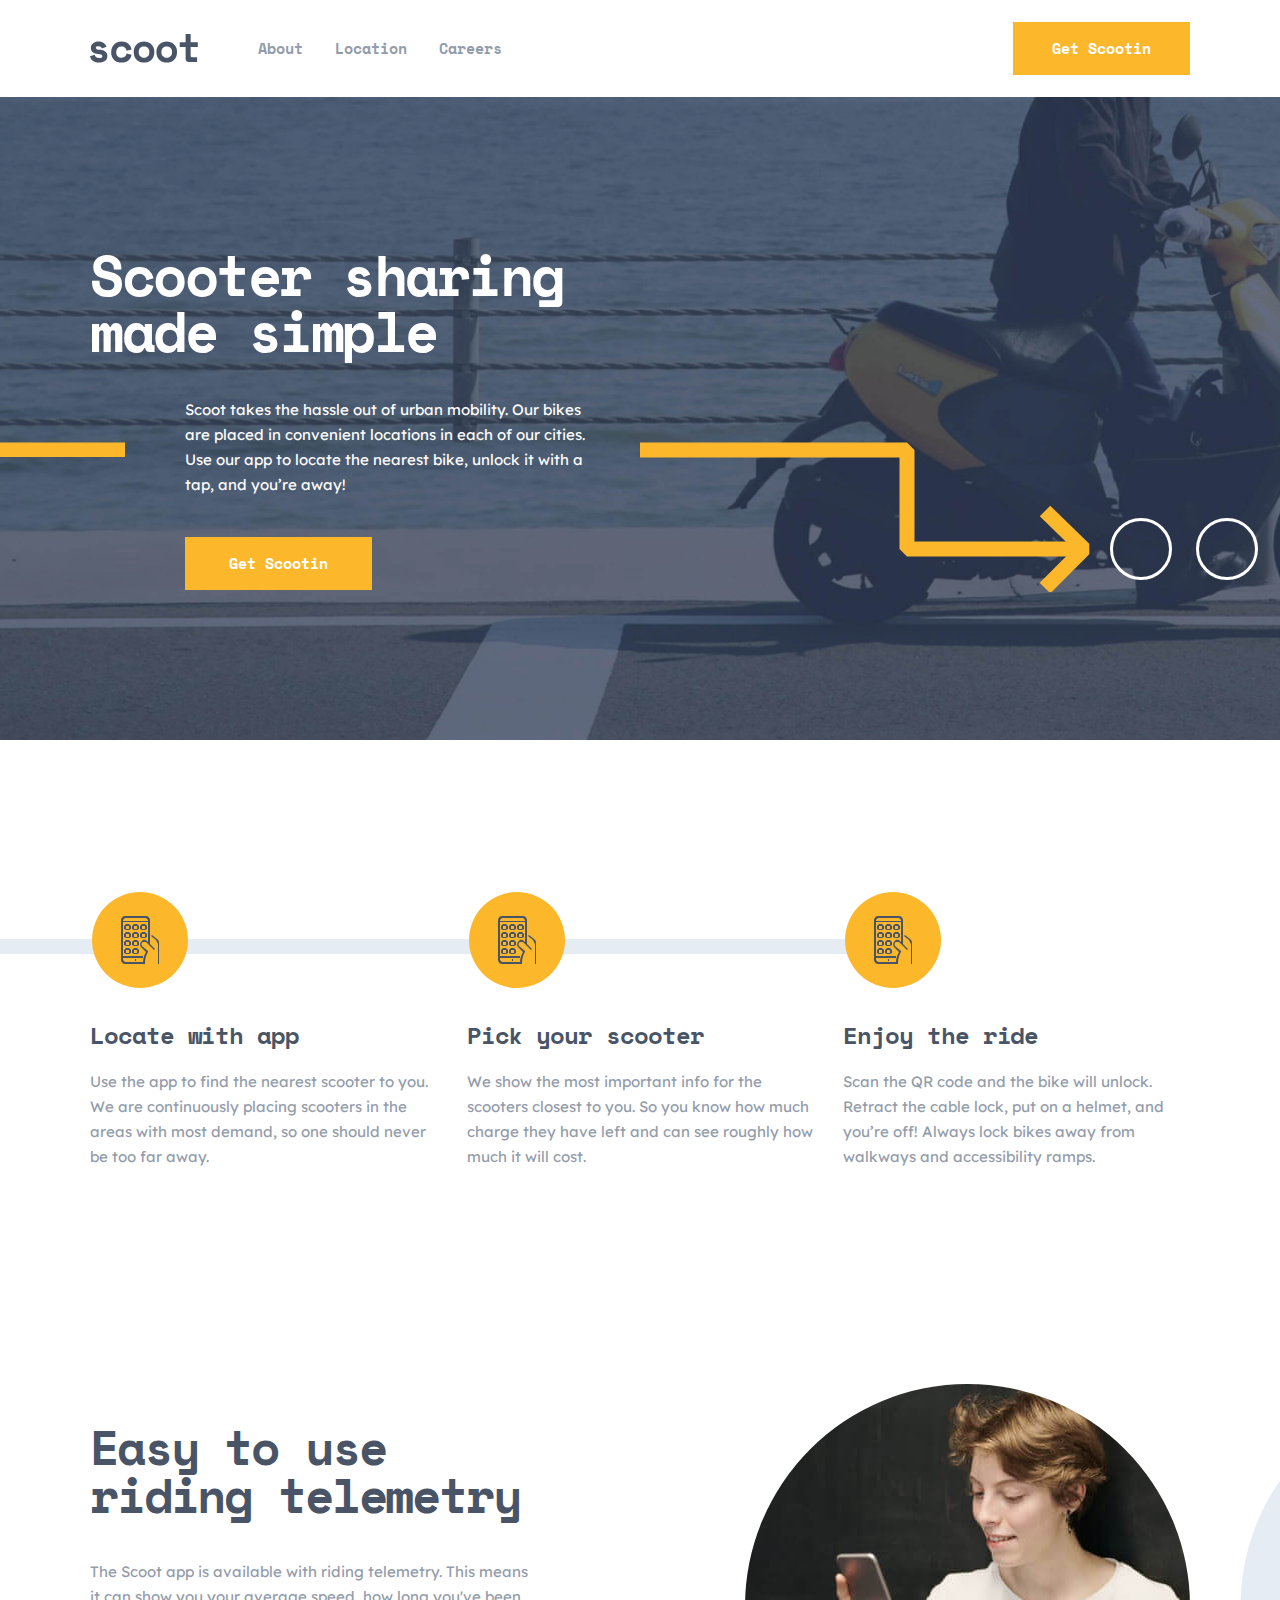
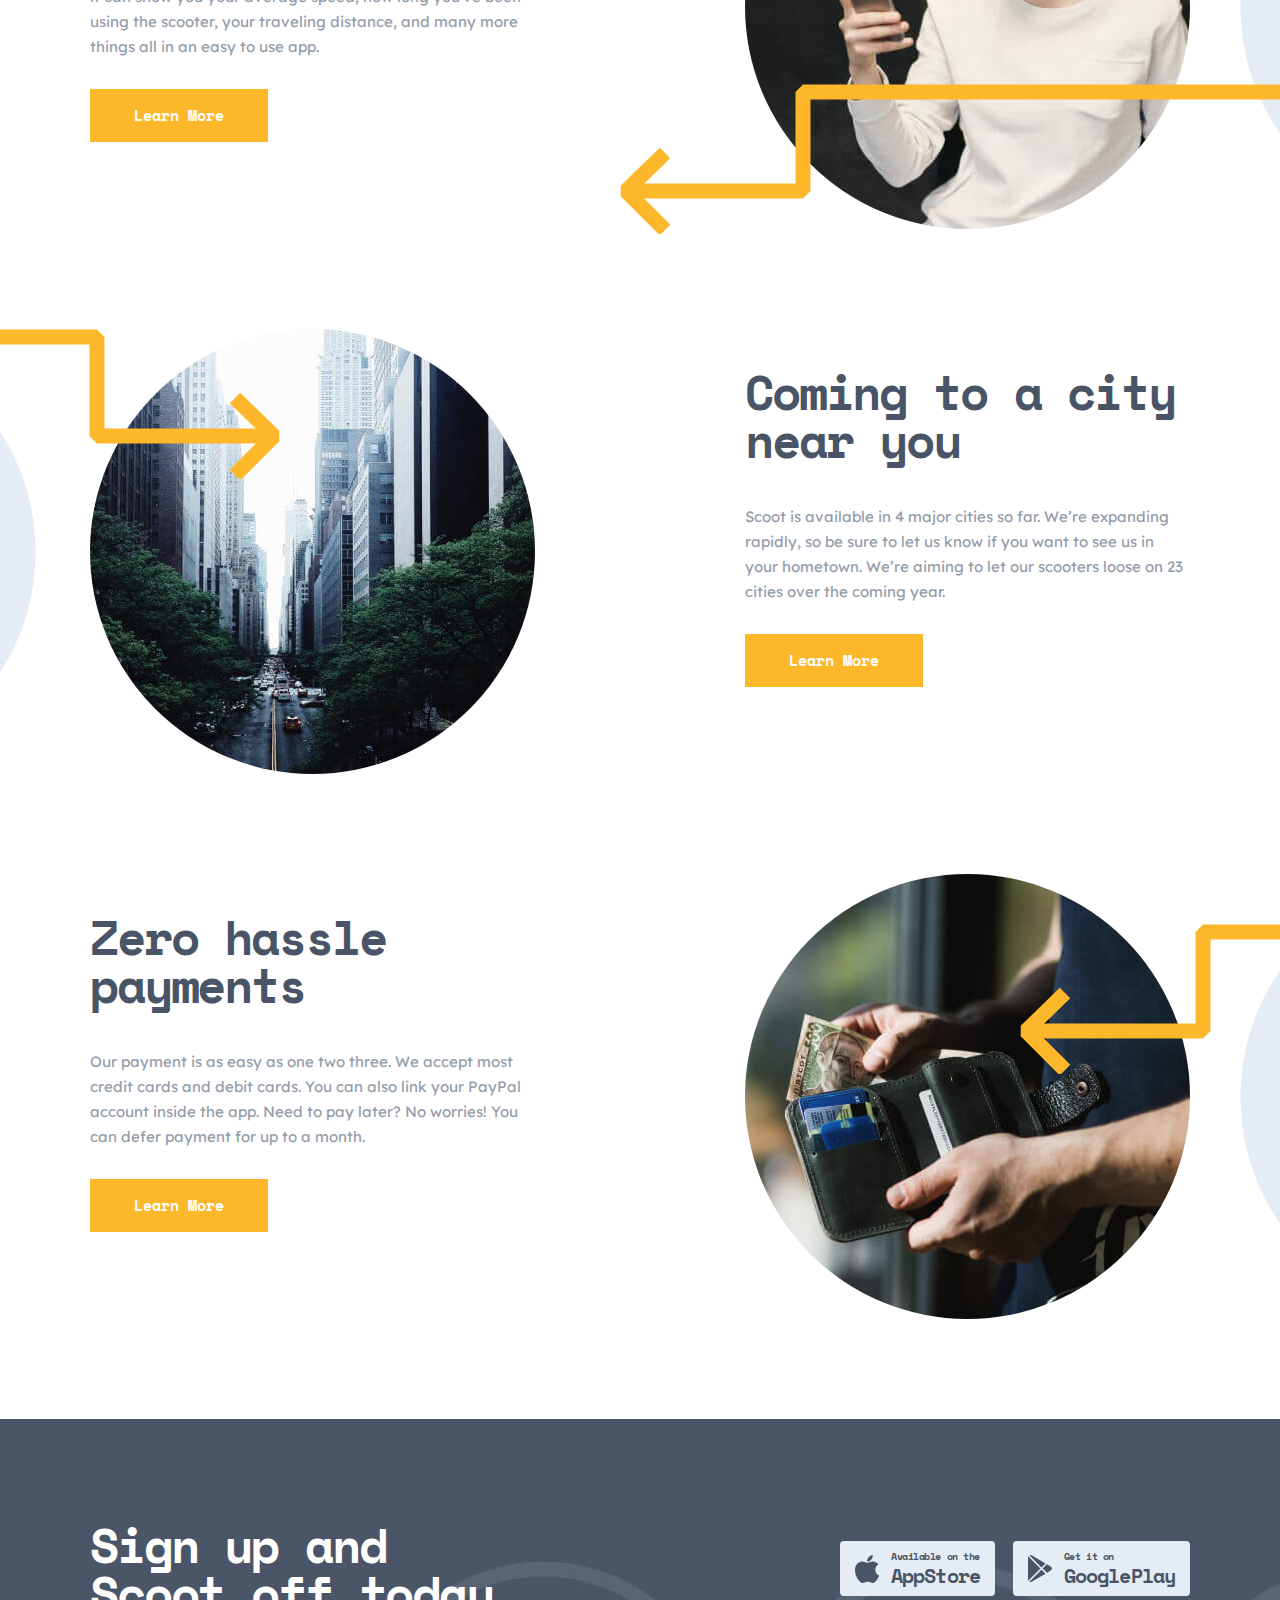
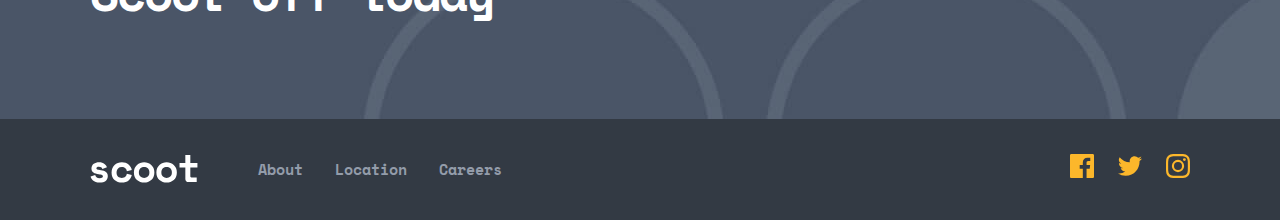
<file: index.html>
<!DOCTYPE html>
<html lang="en">
  <head>
    <meta charset="UTF-8" />
    <meta http-equiv="X-UA-Compatible" content="IE=edge" />
    <meta name="viewport" content="width=device-width, initial-scale=1.0" />
    <title>Scoot</title>
    <link rel="stylesheet" href="./css/normalize.css" />
    <link rel="stylesheet" href="./css/main.css" />
    <!-- <link rel="stylesheet" href="./css/main.min.css" /> -->
  </head>
  <body>
    <!-- Site header start -->
    <header class="site-header">
      <div class="container">
        <div class="site-header__inner">
          <div class="site-header__first">
            <a class="logo" href="./index.html">
              <img
                class="logo__img"
                src="./images/logo-white.svg"
                alt="logo-img"
                width="108"
                height="29"
              />
            </a>
            <nav class="sitenav">
              <ul class="sitenav__list">
                <li class="sitenav__item">
                  <a class="sitenav__link" href="./about.html">About</a>
                </li>
                <li class="sitenav__item">
                  <a class="sitenav__link" href="./location.html">Location</a>
                </li>
                <li class="sitenav__item">
                  <a class="sitenav__link" href="./career.html">Careers</a>
                </li>
              </ul>
            </nav>
          </div>
          <a class="get-scootin-btn" href="#">Get Scootin</a>
        </div>
      </div>
    </header>
    <!-- Site header finish -->

    <!-- Site main start -->
    <main class="site-main">
      <!-- Hero section start -->
      <section class="hero">
        <div class="container">
          <div class="hero__wrapper">
            <h1 class="hero__heading">Scooter sharing made simple</h1>
            <div class="hero__box">
              <p class="hero__title">
                Scoot takes the hassle out of urban mobility. Our bikes are
                placed in convenient locations in each of our cities. Use our
                app to locate the nearest bike, unlock it with a tap, and you’re
                away!
              </p>
              <a class="learn-more-btn learn-more-btn--hero" href="#"
                >Get Scootin</a
              >
            </div>
          </div>
        </div>
      </section>

      <!-- Hero section finish -->

      <!-- services section start  -->
      <section class="services">
        <div class="container">
          <ul class="services__list">
            <li class="services__item">
              <h3 class="services__heading">Locate with app</h3>
              <p class="services__title">
                Use the app to find the nearest scooter to you. We are
                continuously placing scooters in the areas with most demand, so
                one should never be too far away.
              </p>
            </li>
            <li class="services__item">
              <h3 class="services__heading">Pick your scooter</h3>
              <p class="services__title">
                We show the most important info for the scooters closest to you.
                So you know how much charge they have left and can see roughly
                how much it will cost.
              </p>
            </li>
            <li class="services__item">
              <h3 class="services__heading">Enjoy the ride</h3>
              <p class="services__title">
                Scan the QR code and the bike will unlock. Retract the cable
                lock, put on a helmet, and you’re off! Always lock bikes away
                from walkways and accessibility ramps.
              </p>
            </li>
          </ul>
        </div>
      </section>
      <!-- services section finish  -->

      <!-- easy section start  -->
      <section class="easy">
        <div class="container">
          <ul class="easy__list">
            <li class="easy__item">
              <div class="easy__box">
                <h2 class="easy__heading">Easy to use riding telemetry</h2>
                <p class="easy__title">
                  The Scoot app is available with riding telemetry. This means
                  it can show you your average speed, how long you've been using
                  the scooter, your traveling distance, and many more things all
                  in an easy to use app.
                </p>
                <a class="learn-more-btn learn-more-btn--hero" href="#"
                  >Learn More</a
                >
              </div>
            </li>
            <li class="easy__item">
              <div class="easy__box">
                <h2 class="easy__heading">Coming to a city near you</h2>
                <p class="easy__title">
                  Scoot is available in 4 major cities so far. We’re expanding
                  rapidly, so be sure to let us know if you want to see us in
                  your hometown. We’re aiming to let our scooters loose on 23
                  cities over the coming year.
                </p>
                <a class="learn-more-btn learn-more-btn--hero" href="#"
                  >Learn More</a
                >
              </div>
            </li>
            <li class="easy__item">
              <div class="easy__box">
                <h2 class="easy__heading">Zero hassle payments</h2>
                <p class="easy__title">
                  Our payment is as easy as one two three. We accept most credit
                  cards and debit cards. You can also link your PayPal account
                  inside the app. Need to pay later? No worries! You can defer
                  payment for up to a month.
                </p>
                <a class="learn-more-btn learn-more-btn--hero" href="#"
                  >Learn More</a
                >
              </div>
            </li>
          </ul>
        </div>
      </section>
      <!-- easy section finish  -->

      <!-- Sign-in -->
      <section class="sign">
        <div class="container">
          <div class="sign__inner">
            <h2 class="sign__title">Sign up and Scoot off today</h2>
            <div class="sign__card-wrapper">
              <a
                class="sign__card-inner"
                href="https://www.apple.com/uz/app-store/"
                target="blank"
              >
                <div class="sign__card car-apple">
                  <div class="sign__card-info info-card">
                    <p class="info-card__text">Available on the</p>
                    <h3 class="info-card__title">AppStore</h3>
                  </div>
                </div>
              </a>
              <a
                class="sign__card-inner"
                href="https://play.google.com/store/games"
                target="blank"
              >
                <div class="sign__card">
                  <div class="sign__card-info info-card">
                    <p class="info-card__text">Get it on</p>
                    <h3 class="info-card__title">GooglePlay</h3>
                  </div>
                </div>
              </a>
            </div>
          </div>
        </div>
      </section>
      <!-- /Sign-in -->
    </main>
    <!-- Site main finish -->

    <!-- Site footer start -->
    <footer class="site-footer">
      <div class="container">
        <div class="site-footer__inner">
          <div class="site-footer__first">
            <a class="logo" href="./index.html">
              <img
                class="logo__img"
                src="./images/logo-black.svg"
                alt="logo-img"
                width="108"
                height="29"
              />
            </a>
            <nav class="sitenav">
              <ul class="sitenav__list">
                <li class="sitenav__item">
                  <a class="sitenav__link link-footer" href="./about.html"
                    >About</a
                  >
                </li>
                <li class="sitenav__item">
                  <a class="sitenav__link link-footer" href="./location.html"
                    >Location</a
                  >
                </li>
                <li class="sitenav__item">
                  <a class="sitenav__link link-footer" href="./career.html"
                    >Careers</a
                  >
                </li>
              </ul>
            </nav>
          </div>
          <ul class="social-list">
            <li class="social-item">
              <a class="social-link" href="#" target="blank">
                <svg width="24" height="24" xmlns="http://www.w3.org/2000/svg">
                  <path
                    d="M22.675 0H1.325C.593 0 0 .593 0 1.325v21.351C0 23.407.593 24 1.325 24H12.82v-9.294H9.692v-3.622h3.128V8.413c0-3.1 1.893-4.788 4.659-4.788 1.325 0 2.463.099 2.795.143v3.24l-1.918.001c-1.504 0-1.795.715-1.795 1.763v2.313h3.587l-.467 3.622h-3.12V24h6.116c.73 0 1.323-.593 1.323-1.325V1.325C24 .593 23.407 0 22.675 0Z"
                    fill="currentColor"
                  />
                </svg>
              </a>
            </li>
            <li class="social-item">
              <a class="social-link" href="#" target="blank">
                <svg width="24" height="20" xmlns="http://www.w3.org/2000/svg">
                  <path
                    d="M24 2.557a9.83 9.83 0 0 1-2.828.775A4.932 4.932 0 0 0 23.337.608a9.864 9.864 0 0 1-3.127 1.195A4.916 4.916 0 0 0 16.616.248c-3.179 0-5.515 2.966-4.797 6.045A13.978 13.978 0 0 1 1.671 1.149a4.93 4.93 0 0 0 1.523 6.574 4.903 4.903 0 0 1-2.229-.616c-.054 2.281 1.581 4.415 3.949 4.89a4.935 4.935 0 0 1-2.224.084 4.928 4.928 0 0 0 4.6 3.419A9.9 9.9 0 0 1 0 17.54a13.94 13.94 0 0 0 7.548 2.212c9.142 0 14.307-7.721 13.995-14.646A10.025 10.025 0 0 0 24 2.557Z"
                    fill="currentColor"
                  />
                </svg>
              </a>
            </li>
            <li class="social-item">
              <a class="social-link" href="#" target="blank">
                <svg width="24" height="24" xmlns="http://www.w3.org/2000/svg">
                  <path
                    fill-rule="evenodd"
                    clip-rule="evenodd"
                    d="M12 0C8.741 0 8.333.014 7.053.072 2.695.272.273 2.69.073 7.052.014 8.333 0 8.741 0 12c0 3.259.014 3.668.072 4.948.2 4.358 2.618 6.78 6.98 6.98C8.333 23.986 8.741 24 12 24c3.259 0 3.668-.014 4.948-.072 4.354-.2 6.782-2.618 6.979-6.98.059-1.28.073-1.689.073-4.948 0-3.259-.014-3.667-.072-4.947-.196-4.354-2.617-6.78-6.979-6.98C15.668.014 15.259 0 12 0Zm0 2.163c3.204 0 3.584.012 4.85.07 3.252.148 4.771 1.691 4.919 4.919.058 1.265.069 1.645.069 4.849 0 3.205-.012 3.584-.069 4.849-.149 3.225-1.664 4.771-4.919 4.919-1.266.058-1.644.07-4.85.07-3.204 0-3.584-.012-4.849-.07-3.26-.149-4.771-1.699-4.919-4.92-.058-1.265-.07-1.644-.07-4.849 0-3.204.013-3.583.07-4.849.149-3.227 1.664-4.771 4.919-4.919 1.266-.057 1.645-.069 4.849-.069ZM5.838 12a6.162 6.162 0 1 1 12.324 0 6.162 6.162 0 0 1-12.324 0ZM12 16a4 4 0 1 1 0-8 4 4 0 0 1 0 8Zm4.965-10.405a1.44 1.44 0 1 1 2.881.001 1.44 1.44 0 0 1-2.881-.001Z"
                    fill="currentColor"
                  />
                </svg>
              </a>
            </li>
          </ul>
        </div>
      </div>
    </footer>
    <!-- Site footer finish -->
  </body>
</html>
</file>
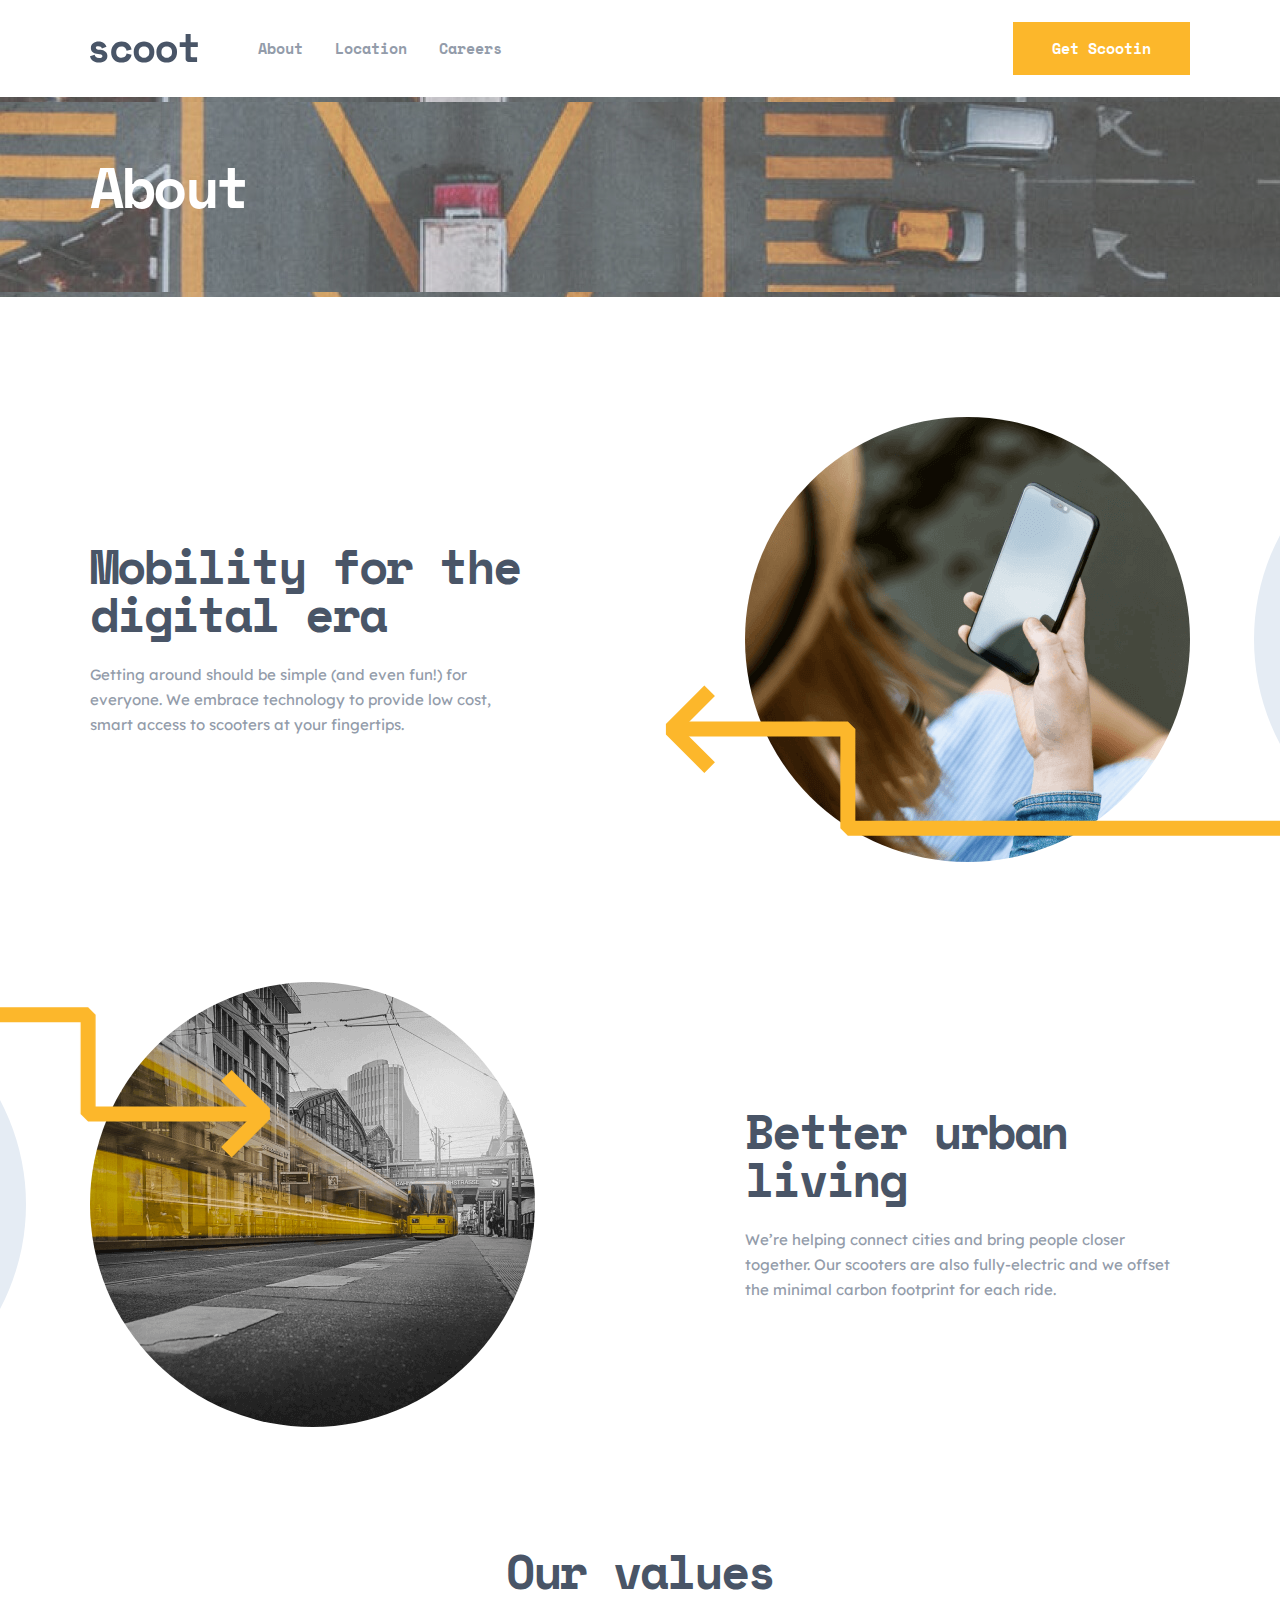
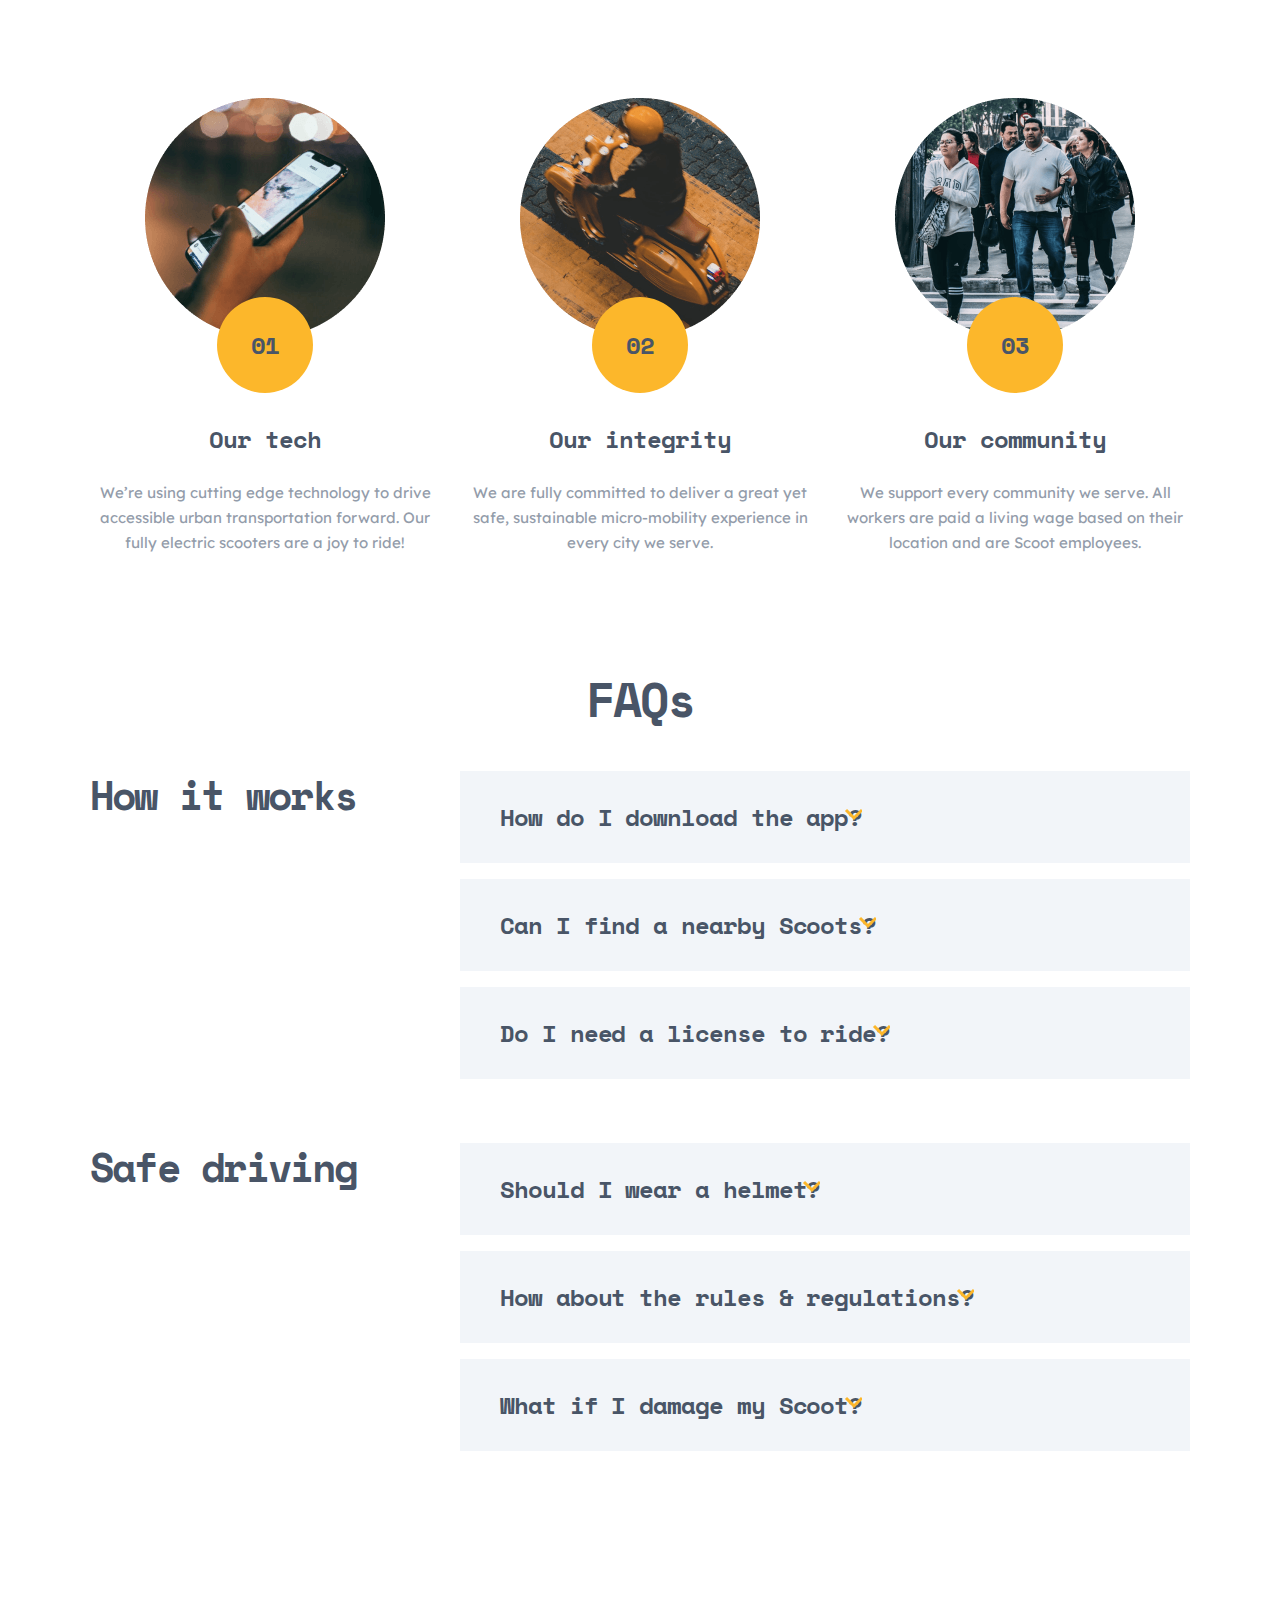
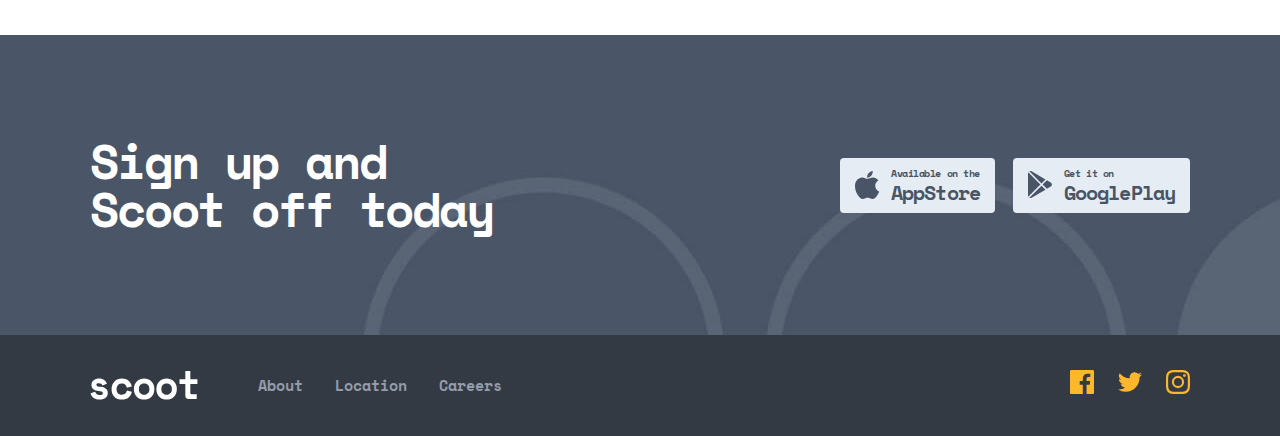
<file: about.html>
<!DOCTYPE html>
<html lang="en">
  <head>
    <meta charset="UTF-8" />
    <meta http-equiv="X-UA-Compatible" content="IE=edge" />
    <meta name="viewport" content="width=device-width, initial-scale=1.0" />
    <title>Scoot</title>
    <link rel="stylesheet" href="./css/normalize.css" />
    <link rel="stylesheet" href="./css/main.css" />
    <!-- <link rel="stylesheet" href="./css/main.min.css" /> -->
  </head>
  <body>
    <!-- Site header start -->
    <header class="site-header">
      <div class="container">
        <div class="site-header__inner">
          <div class="site-header__first">
            <a class="logo" href="./index.html">
              <img
                class="logo__img"
                src="./images/logo-white.svg"
                alt="logo-img"
                width="108"
                height="29"
              />
            </a>
            <nav class="sitenav">
              <ul class="sitenav__list">
                <li class="sitenav__item">
                  <a class="sitenav__link" href="./about.html">About</a>
                </li>
                <li class="sitenav__item">
                  <a class="sitenav__link" href="./location.html">Location</a>
                </li>
                <li class="sitenav__item">
                  <a class="sitenav__link" href="./career.html">Careers</a>
                </li>
              </ul>
            </nav>
          </div>
          <a class="get-scootin-btn" href="#">Get Scootin</a>
        </div>
      </div>
    </header>
    <!-- Site header finish -->

    <!-- Site main start -->

    <main class="site-main">
      <!-- About top -->
      <section class="about-top">
        <div class="container">
          <div class="about-top__inner">
            <h2 class="about-top__title">About</h2>
          </div>
        </div>
      </section>
      <!-- /About top -->

      <!-- About feature -->
      <section class="about-feature">
        <div class="container">
          <div class="about-feature__inner">
            <ul class="about-feature__list">
              <li class="about-feature__item">
                <div class="about-feature__info info-feature-about-first">
                  <h2 class="about-feature__title">
                    Mobility for the digital era
                  </h2>
                  <p class="about-feature__text">
                    Getting around should be simple (and even fun!) for
                    everyone. We embrace technology to provide low cost, smart
                    access to scooters at your fingertips.
                  </p>
                </div>
                <img
                  class="about-feature__img"
                  src="./images/girl.png"
                  srcset="./images/girl.png 1x, ./images/girl@2x.png 2x"
                  alt="about feature img"
                  width="445"
                  height="445"
                />
              </li>
              <li class="about-feature__item">
                <div class="about-feature__info info-feature-about-second">
                  <h2 class="about-feature__title">Better urban living</h2>
                  <p class="about-feature__text">
                    We’re helping connect cities and bring people closer
                    together. Our scooters are also fully-electric and we offset
                    the minimal carbon footprint for each ride.
                  </p>
                </div>
                <img
                  class="about-feature__img"
                  src="./images/road.png"
                  srcset="./images/road.png 1x, ./images/road@2x.png 2x"
                  alt="about feature img"
                  width="445"
                  height="445"
                />
              </li>
            </ul>
          </div>
        </div>
      </section>
      <!-- /About feature -->

      <!-- Value -->
      <section class="value">
        <div class="container">
          <div class="value-inner">
            <h2 class="value-title">Our values</h2>
            <ol class="value__list">
              <li class="value__item item-value">
                <span class="item-value__count">01</span>
                <h3 class="item-value__title">Our tech</h3>
                <p class="item-value__text">
                  We’re using cutting edge technology to drive accessible urban
                  transportation forward. Our fully electric scooters are a joy
                  to ride!
                </p>
              </li>
              <li class="value__item item-value">
                <span class="item-value__count">02</span>
                <h3 class="item-value__title">Our integrity</h3>
                <p class="item-value__text">
                  We are fully committed to deliver a great yet safe,
                  sustainable micro-mobility experience in every city we serve.
                </p>
              </li>
              <li class="value__item item-value">
                <span class="item-value__count">03</span>
                <h3 class="item-value__title">Our community</h3>
                <p class="item-value__text">
                  We support every community we serve. All workers are paid a
                  living wage based on their location and are Scoot employees.
                </p>
              </li>
            </ol>
          </div>
        </div>
      </section>
      <!-- /Value -->

      <!-- Faqs -->
      <section class="faqs">
        <div class="container">
          <div class="faqs__inner">
            <h2 class="value-title">FAQs</h2>
            <div class="faqs__wrapper">
              <h3 class="faqs__title">How it works</h3>
              <div class="faqs__detail-wrapper">
                <details class="faqs__list">
                  <summary class="faqs__item">
                    How do I download the app?
                  </summary>
                  To download the Scoot app, you can search “Scoot” in both the
                  App and Google Play stores. An even simpler way to do it would
                  be to click the relevant link at the bottom of this page and
                  you’ll be re-directed to the correct page.
                </details>
                <details class="faqs__list">
                  <summary class="faqs__item">
                    Can I find a nearby Scoots?
                  </summary>
                  To download the Scoot app, you can search “Scoot” in both the
                  App and Google Play stores. An even simpler way to do it would
                  be to click the relevant link at the bottom of this page and
                  you’ll be re-directed to the correct page.
                </details>
                <details class="faqs__list">
                  <summary class="faqs__item">
                    Do I need a license to ride?
                  </summary>
                  To download the Scoot app, you can search “Scoot” in both the
                  App and Google Play stores. An even simpler way to do it would
                  be to click the relevant link at the bottom of this page and
                  you’ll be re-directed to the correct page.
                </details>
              </div>
            </div>
            <div class="faqs__wrapper">
              <h3 class="faqs__title">Safe driving</h3>
              <div class="faqs__detail-wrapper">
                <details class="faqs__list">
                  <summary class="faqs__item">Should I wear a helmet?</summary>
                  Yes, please do! All cities have different laws. But we
                  strongly strongly strongly recommend always wearing a helmet
                  regardless of the local laws. We like you and we want you to
                  be as safe as possible while Scooting.
                </details>
                <details class="faqs__list">
                  <summary class="faqs__item">
                    How about the rules & regulations?
                  </summary>
                  Yes, please do! All cities have different laws. But we
                  strongly strongly strongly recommend always wearing a helmet
                  regardless of the local laws. We like you and we want you to
                  be as safe as possible while Scooting.
                </details>
                <details class="faqs__list">
                  <summary class="faqs__item">
                    What if I damage my Scoot?
                  </summary>
                  Yes, please do! All cities have different laws. But we
                  strongly strongly strongly recommend always wearing a helmet
                  regardless of the local laws. We like you and we want you to
                  be as safe as possible while Scooting.
                </details>
              </div>
            </div>
          </div>
        </div>
      </section>
      <!-- /Faqs -->

      <!-- Sign-in -->
      <section class="sign">
        <div class="container">
          <div class="sign__inner">
            <h2 class="sign__title">Sign up and Scoot off today</h2>
            <div class="sign__card-wrapper">
              <a
                class="sign__card-inner"
                href="https://www.apple.com/uz/app-store/"
                target="blank"
              >
                <div class="sign__card car-apple">
                  <div class="sign__card-info info-card">
                    <p class="info-card__text">Available on the</p>
                    <h3 class="info-card__title">AppStore</h3>
                  </div>
                </div>
              </a>
              <a
                class="sign__card-inner"
                href="https://play.google.com/store/games"
                target="blank"
              >
                <div class="sign__card">
                  <div class="sign__card-info info-card">
                    <p class="info-card__text">Get it on</p>
                    <h3 class="info-card__title">GooglePlay</h3>
                  </div>
                </div>
              </a>
            </div>
          </div>
        </div>
      </section>
      <!-- /Sign-in -->
    </main>

    <!-- Site main finish -->

    <!-- Site footer start -->

    <footer class="site-footer">
      <div class="container">
        <div class="site-footer__inner">
          <div class="site-footer__first">
            <a class="logo" href="./index.html">
              <img
                class="logo__img"
                src="./images/logo-black.svg"
                alt="logo-img"
                width="108"
                height="29"
              />
            </a>
            <nav class="sitenav">
              <ul class="sitenav__list">
                <li class="sitenav__item">
                  <a class="sitenav__link link-footer" href="./about.html"
                    >About</a
                  >
                </li>
                <li class="sitenav__item">
                  <a class="sitenav__link link-footer" href="./location.html">Location</a>
                </li>
                <li class="sitenav__item">
                  <a class="sitenav__link link-footer" href="./career.html"
                    >Careers</a
                  >
                </li>
              </ul>
            </nav>
          </div>
          <ul class="social-list">
            <li class="social-item">
              <a class="social-link" href="#" target="blank">
                <svg width="24" height="24" xmlns="http://www.w3.org/2000/svg">
                  <path
                    d="M22.675 0H1.325C.593 0 0 .593 0 1.325v21.351C0 23.407.593 24 1.325 24H12.82v-9.294H9.692v-3.622h3.128V8.413c0-3.1 1.893-4.788 4.659-4.788 1.325 0 2.463.099 2.795.143v3.24l-1.918.001c-1.504 0-1.795.715-1.795 1.763v2.313h3.587l-.467 3.622h-3.12V24h6.116c.73 0 1.323-.593 1.323-1.325V1.325C24 .593 23.407 0 22.675 0Z"
                    fill="currentColor"
                  />
                </svg>
              </a>
            </li>
            <li class="social-item">
              <a class="social-link" href="#" target="blank">
                <svg width="24" height="20" xmlns="http://www.w3.org/2000/svg">
                  <path
                    d="M24 2.557a9.83 9.83 0 0 1-2.828.775A4.932 4.932 0 0 0 23.337.608a9.864 9.864 0 0 1-3.127 1.195A4.916 4.916 0 0 0 16.616.248c-3.179 0-5.515 2.966-4.797 6.045A13.978 13.978 0 0 1 1.671 1.149a4.93 4.93 0 0 0 1.523 6.574 4.903 4.903 0 0 1-2.229-.616c-.054 2.281 1.581 4.415 3.949 4.89a4.935 4.935 0 0 1-2.224.084 4.928 4.928 0 0 0 4.6 3.419A9.9 9.9 0 0 1 0 17.54a13.94 13.94 0 0 0 7.548 2.212c9.142 0 14.307-7.721 13.995-14.646A10.025 10.025 0 0 0 24 2.557Z"
                    fill="currentColor"
                  />
                </svg>
              </a>
            </li>
            <li class="social-item">
              <a class="social-link" href="#" target="blank">
                <svg width="24" height="24" xmlns="http://www.w3.org/2000/svg">
                  <path
                    fill-rule="evenodd"
                    clip-rule="evenodd"
                    d="M12 0C8.741 0 8.333.014 7.053.072 2.695.272.273 2.69.073 7.052.014 8.333 0 8.741 0 12c0 3.259.014 3.668.072 4.948.2 4.358 2.618 6.78 6.98 6.98C8.333 23.986 8.741 24 12 24c3.259 0 3.668-.014 4.948-.072 4.354-.2 6.782-2.618 6.979-6.98.059-1.28.073-1.689.073-4.948 0-3.259-.014-3.667-.072-4.947-.196-4.354-2.617-6.78-6.979-6.98C15.668.014 15.259 0 12 0Zm0 2.163c3.204 0 3.584.012 4.85.07 3.252.148 4.771 1.691 4.919 4.919.058 1.265.069 1.645.069 4.849 0 3.205-.012 3.584-.069 4.849-.149 3.225-1.664 4.771-4.919 4.919-1.266.058-1.644.07-4.85.07-3.204 0-3.584-.012-4.849-.07-3.26-.149-4.771-1.699-4.919-4.92-.058-1.265-.07-1.644-.07-4.849 0-3.204.013-3.583.07-4.849.149-3.227 1.664-4.771 4.919-4.919 1.266-.057 1.645-.069 4.849-.069ZM5.838 12a6.162 6.162 0 1 1 12.324 0 6.162 6.162 0 0 1-12.324 0ZM12 16a4 4 0 1 1 0-8 4 4 0 0 1 0 8Zm4.965-10.405a1.44 1.44 0 1 1 2.881.001 1.44 1.44 0 0 1-2.881-.001Z"
                    fill="currentColor"
                  />
                </svg>
              </a>
            </li>
          </ul>
        </div>
      </div>
    </footer>

    <!-- Site footer finish -->
  </body>
</html>
</file>
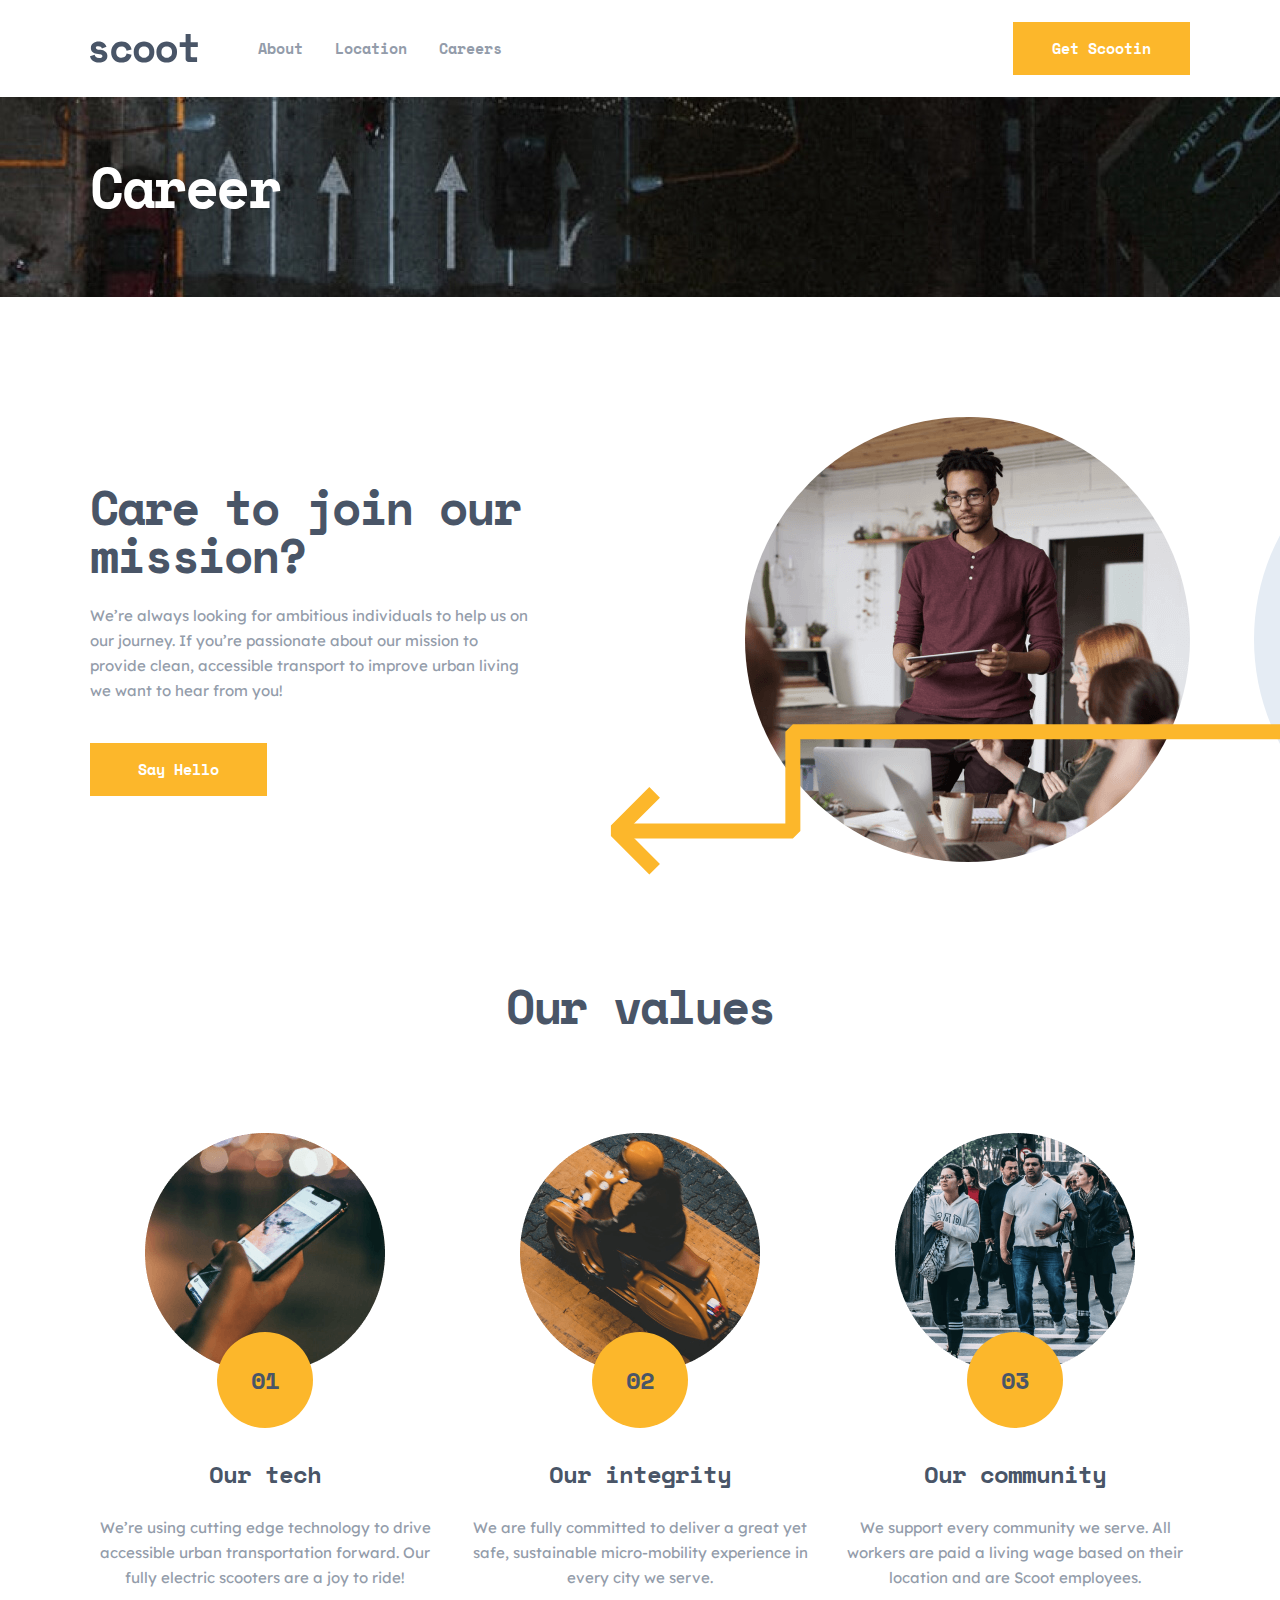
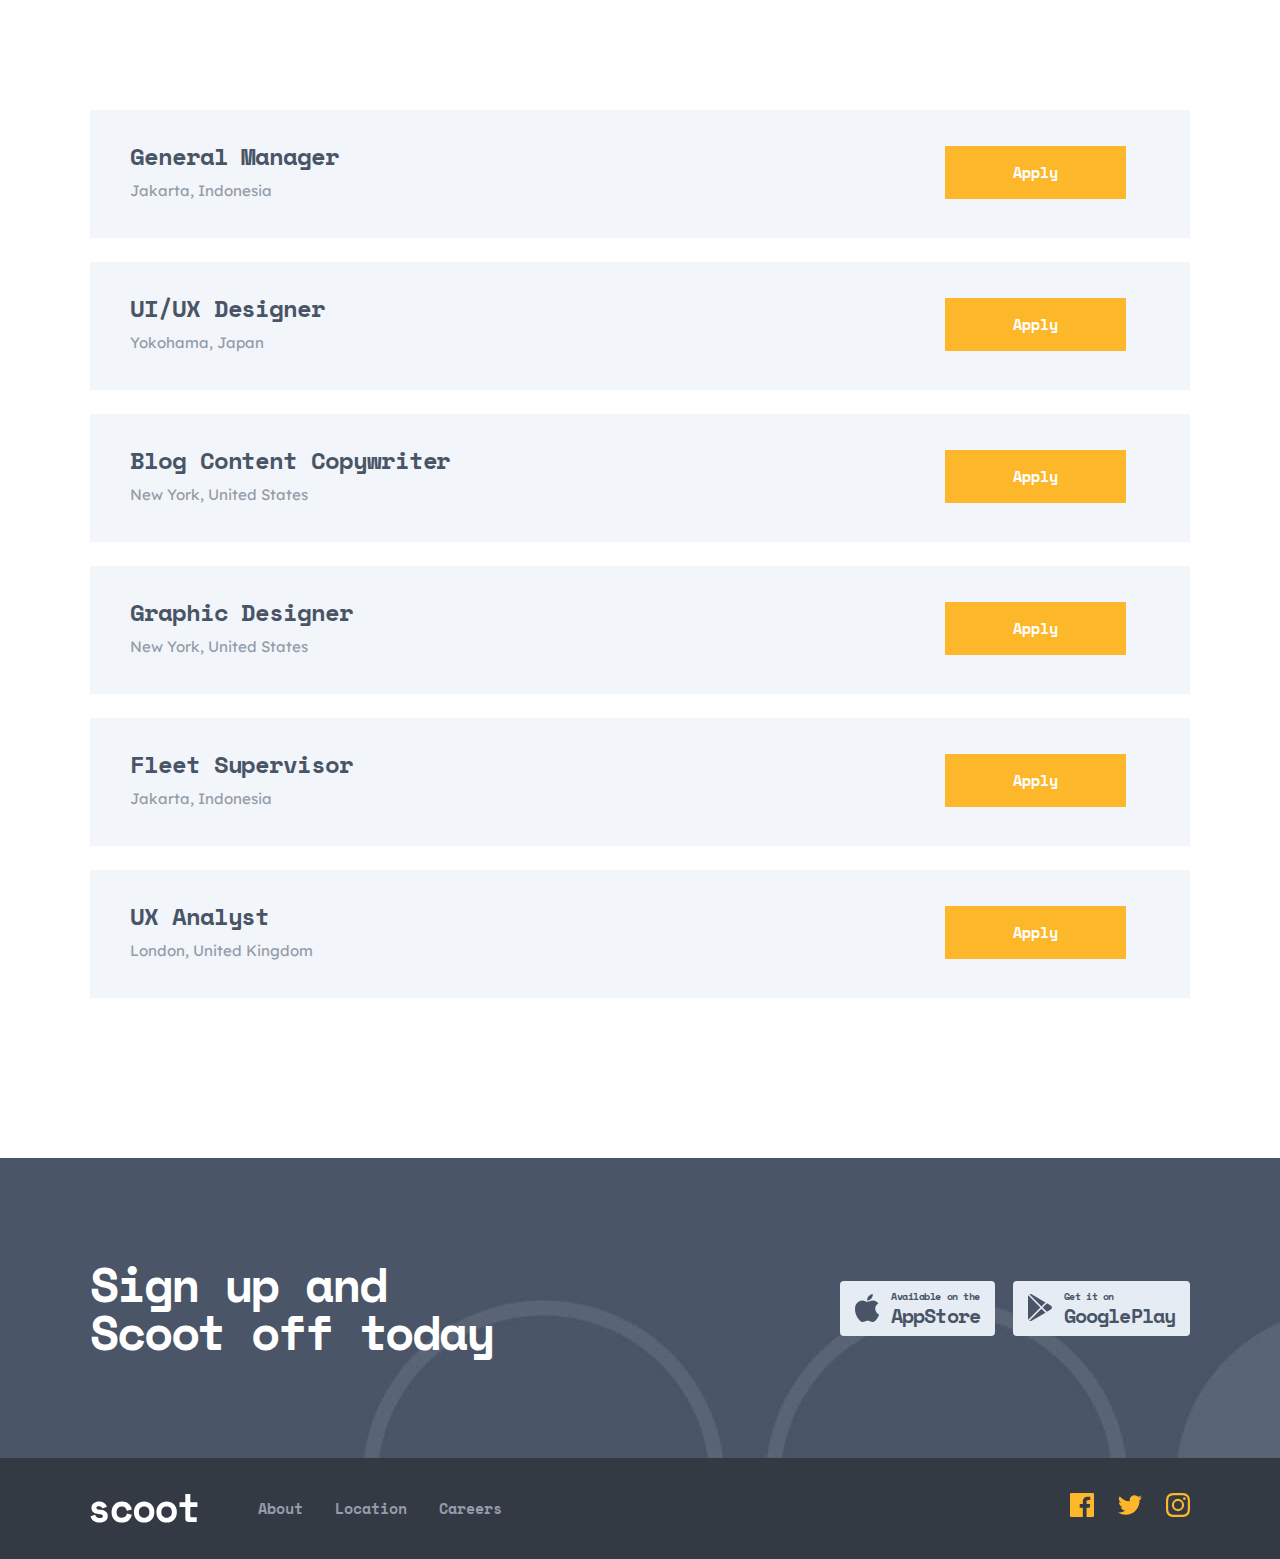
<file: career.html>
<!DOCTYPE html>
<html lang="en">
  <head>
    <meta charset="UTF-8" />
    <meta http-equiv="X-UA-Compatible" content="IE=edge" />
    <meta name="viewport" content="width=device-width, initial-scale=1.0" />
    <title>Scoot</title>
    <link rel="stylesheet" href="./css/normalize.css" />
    <link rel="stylesheet" href="./css/main.css" />
    <!-- <link rel="stylesheet" href="./css/main.min.css" /> -->
  </head>
  <body>
    <!-- Site header start -->
    <header class="site-header">
      <div class="container">
        <div class="site-header__inner">
          <div class="site-header__first">
            <a class="logo" href="./index.html">
              <img
                class="logo__img"
                src="./images/logo-white.svg"
                alt="logo-img"
                width="108"
                height="29"
              />
            </a>
            <nav class="sitenav">
              <ul class="sitenav__list">
                <li class="sitenav__item">
                  <a class="sitenav__link" href="./about.html">About</a>
                </li>
                <li class="sitenav__item">
                  <a class="sitenav__link" href="./location.html">Location</a>
                </li>
                <li class="sitenav__item">
                  <a class="sitenav__link" href="./career.html">Careers</a>
                </li>
              </ul>
            </nav>
          </div>
          <a class="get-scootin-btn" href="#">Get Scootin</a>
        </div>
      </div>
    </header>
    <!-- Site header finish -->

    <!-- Site main start -->

    <main class="site-main">
      <!-- Career top -->
      <section class="career-top">
        <div class="container">
          <div class="career-top__inner">
            <h2 class="career-top__title">Career</h2>
          </div>
        </div>
      </section>
      <!-- /Career top -->

      <!-- Join -->
      <section class="join">
        <div class="container">
          <div class="join__inner">
            <div class="join__info">
              <h2 class="join__title">Care to join our mission?</h2>
              <p class="join__text">
                We’re always looking for ambitious individuals to help us on our
                journey. If you’re passionate about our mission to provide
                clean, accessible transport to improve urban living we want to
                hear from you!
              </p>
              <a class="learn-more-btn join__btn" href="#">Say Hello</a>
            </div>
            <div class="join__img-wrapper">
              <img
                class="join__img"
                src="./images/career-people.png"
                srcset="
                  ./images/career-people.png    1x,
                  ./images/career-people@2x.png 2x
                "
                alt="join img"
                width="445"
                height="445"
              />
            </div>
          </div>
        </div>
      </section>
      <!-- /Join -->

      <!-- Value -->
      <section class="value">
        <div class="container">
          <div class="value-inner">
            <h2 class="value-title">Our values</h2>
            <ol class="value__list">
              <li class="value__item item-value">
                <span class="item-value__count">01</span>
                <h3 class="item-value__title">Our tech</h3>
                <p class="item-value__text">
                  We’re using cutting edge technology to drive accessible urban
                  transportation forward. Our fully electric scooters are a joy
                  to ride!
                </p>
              </li>
              <li class="value__item item-value">
                <span class="item-value__count">02</span>
                <h3 class="item-value__title">Our integrity</h3>
                <p class="item-value__text">
                  We are fully committed to deliver a great yet safe,
                  sustainable micro-mobility experience in every city we serve.
                </p>
              </li>
              <li class="value__item item-value">
                <span class="item-value__count">03</span>
                <h3 class="item-value__title">Our community</h3>
                <p class="item-value__text">
                  We support every community we serve. All workers are paid a
                  living wage based on their location and are Scoot employees.
                </p>
              </li>
            </ol>
          </div>
        </div>
      </section>
      <!-- /Value -->

      <!-- Employee -->
      <section class="employee">
        <div class="container">
          <div class="employee__inner">
            <ul class="employee__list">
              <li class="employee__item">
                <div class="employee__info">
                  <h2 class="employee__title">General Manager</h2>
                  <p class="employee__text">Jakarta, Indonesia</p>
                </div>
                <a class="learn-more-btn employee__btn" href="#">Apply</a>
              </li>
              <li class="employee__item">
                <div class="employee__info">
                  <h2 class="employee__title">UI/UX Designer</h2>
                  <p class="employee__text">Yokohama, Japan</p>
                </div>
                <a class="learn-more-btn employee__btn" href="#">Apply</a>
              </li>
              <li class="employee__item">
                <div class="employee__info">
                  <h2 class="employee__title">Blog Content Copywriter</h2>
                  <p class="employee__text">New York, United States</p>
                </div>
                <a class="learn-more-btn employee__btn" href="#">Apply</a>
              </li>
              <li class="employee__item">
                <div class="employee__info">
                  <h2 class="employee__title">Graphic Designer</h2>
                  <p class="employee__text">New York, United States</p>
                </div>
                <a class="learn-more-btn employee__btn" href="#">Apply</a>
              </li>
              <li class="employee__item">
                <div class="employee__info">
                  <h2 class="employee__title">Fleet Supervisor</h2>
                  <p class="employee__text">Jakarta, Indonesia</p>
                </div>
                <a class="learn-more-btn employee__btn" href="#">Apply</a>
              </li>
              <li class="employee__item">
                <div class="employee__info">
                  <h2 class="employee__title">UX Analyst</h2>
                  <p class="employee__text">London, United Kingdom</p>
                </div>
                <a class="learn-more-btn employee__btn" href="#">Apply</a>
              </li>
            </ul>
          </div>
        </div>
      </section>
      <!-- /Employee -->

      <!-- Sign-in -->
      <section class="sign">
        <div class="container">
          <div class="sign__inner">
            <h2 class="sign__title">Sign up and Scoot off today</h2>
            <div class="sign__card-wrapper">
              <a
                class="sign__card-inner"
                href="https://www.apple.com/uz/app-store/"
                target="blank"
              >
                <div class="sign__card car-apple">
                  <div class="sign__card-info info-card">
                    <p class="info-card__text">Available on the</p>
                    <h3 class="info-card__title">AppStore</h3>
                  </div>
                </div>
              </a>
              <a
                class="sign__card-inner"
                href="https://play.google.com/store/games"
                target="blank"
              >
                <div class="sign__card">
                  <div class="sign__card-info info-card">
                    <p class="info-card__text">Get it on</p>
                    <h3 class="info-card__title">GooglePlay</h3>
                  </div>
                </div>
              </a>
            </div>
          </div>
        </div>
      </section>
      <!-- /Sign-in -->
    </main>

    <!-- Site main finish -->

    <!-- Site footer start -->

    <footer class="site-footer">
      <div class="container">
        <div class="site-footer__inner">
          <div class="site-footer__first">
            <a class="logo" href="./index.html">
              <img
                class="logo__img"
                src="./images/logo-black.svg"
                alt="logo-img"
                width="108"
                height="29"
              />
            </a>
            <nav class="sitenav">
              <ul class="sitenav__list">
                <li class="sitenav__item">
                  <a class="sitenav__link link-footer" href="./about.html"
                    >About</a
                  >
                </li>
                <li class="sitenav__item">
                  <a class="sitenav__link link-footer" href="./location.html"
                    >Location</a
                  >
                </li>
                <li class="sitenav__item">
                  <a class="sitenav__link link-footer" href="./career.html"
                    >Careers</a
                  >
                </li>
              </ul>
            </nav>
          </div>
          <ul class="social-list">
            <li class="social-item">
              <a class="social-link" href="#" target="blank">
                <svg width="24" height="24" xmlns="http://www.w3.org/2000/svg">
                  <path
                    d="M22.675 0H1.325C.593 0 0 .593 0 1.325v21.351C0 23.407.593 24 1.325 24H12.82v-9.294H9.692v-3.622h3.128V8.413c0-3.1 1.893-4.788 4.659-4.788 1.325 0 2.463.099 2.795.143v3.24l-1.918.001c-1.504 0-1.795.715-1.795 1.763v2.313h3.587l-.467 3.622h-3.12V24h6.116c.73 0 1.323-.593 1.323-1.325V1.325C24 .593 23.407 0 22.675 0Z"
                    fill="currentColor"
                  />
                </svg>
              </a>
            </li>
            <li class="social-item">
              <a class="social-link" href="#" target="blank">
                <svg width="24" height="20" xmlns="http://www.w3.org/2000/svg">
                  <path
                    d="M24 2.557a9.83 9.83 0 0 1-2.828.775A4.932 4.932 0 0 0 23.337.608a9.864 9.864 0 0 1-3.127 1.195A4.916 4.916 0 0 0 16.616.248c-3.179 0-5.515 2.966-4.797 6.045A13.978 13.978 0 0 1 1.671 1.149a4.93 4.93 0 0 0 1.523 6.574 4.903 4.903 0 0 1-2.229-.616c-.054 2.281 1.581 4.415 3.949 4.89a4.935 4.935 0 0 1-2.224.084 4.928 4.928 0 0 0 4.6 3.419A9.9 9.9 0 0 1 0 17.54a13.94 13.94 0 0 0 7.548 2.212c9.142 0 14.307-7.721 13.995-14.646A10.025 10.025 0 0 0 24 2.557Z"
                    fill="currentColor"
                  />
                </svg>
              </a>
            </li>
            <li class="social-item">
              <a class="social-link" href="#" target="blank">
                <svg width="24" height="24" xmlns="http://www.w3.org/2000/svg">
                  <path
                    fill-rule="evenodd"
                    clip-rule="evenodd"
                    d="M12 0C8.741 0 8.333.014 7.053.072 2.695.272.273 2.69.073 7.052.014 8.333 0 8.741 0 12c0 3.259.014 3.668.072 4.948.2 4.358 2.618 6.78 6.98 6.98C8.333 23.986 8.741 24 12 24c3.259 0 3.668-.014 4.948-.072 4.354-.2 6.782-2.618 6.979-6.98.059-1.28.073-1.689.073-4.948 0-3.259-.014-3.667-.072-4.947-.196-4.354-2.617-6.78-6.979-6.98C15.668.014 15.259 0 12 0Zm0 2.163c3.204 0 3.584.012 4.85.07 3.252.148 4.771 1.691 4.919 4.919.058 1.265.069 1.645.069 4.849 0 3.205-.012 3.584-.069 4.849-.149 3.225-1.664 4.771-4.919 4.919-1.266.058-1.644.07-4.85.07-3.204 0-3.584-.012-4.849-.07-3.26-.149-4.771-1.699-4.919-4.92-.058-1.265-.07-1.644-.07-4.849 0-3.204.013-3.583.07-4.849.149-3.227 1.664-4.771 4.919-4.919 1.266-.057 1.645-.069 4.849-.069ZM5.838 12a6.162 6.162 0 1 1 12.324 0 6.162 6.162 0 0 1-12.324 0ZM12 16a4 4 0 1 1 0-8 4 4 0 0 1 0 8Zm4.965-10.405a1.44 1.44 0 1 1 2.881.001 1.44 1.44 0 0 1-2.881-.001Z"
                    fill="currentColor"
                  />
                </svg>
              </a>
            </li>
          </ul>
        </div>
      </div>
    </footer>

    <!-- Site footer finish -->
  </body>
</html>
</file>
<file: css/main.css>
/* VARIABLES */

:root {
  --main-font-family: "Lexend Deca", "Arial", sans-serif;
  --main-text-color: #939caa;
  --main-bg-color: #fff;
  --main-font-size: 15px;
  --main-font-weight: 400;
  --main-line-height: 25px;
}

@font-face {
  font-family: "Space Mono";
  src: url("../fonts/SpaceMono-Bold.woff2") format("woff2"),
    url("../fonts/SpaceMono-Bold.woff") format("woff");
  font-weight: bold;
  font-style: normal;
  font-display: swap;
}

@font-face {
  font-family: "Lexend Deca";
  src: url("../fonts/LexendDeca-Regular.woff2") format("woff2"),
    url("../fonts/LexendDeca-Regular.woff") format("woff");
  font-weight: normal;
  font-style: normal;
  font-display: swap;
}

/* GENERAL */

* {
  box-sizing: border-box;
}

html {
  height: 100%;
  box-sizing: border-box;
}

img {
  display: block;
  height: auto;
}

body {
  display: flex;
  flex-direction: column;
  height: 100%;
  margin: 0;
  padding: 0;
  font-family: var(--main-font-family);
  font-size: var(--main-font-size);
  font-weight: var(--main-font-weight);
  line-height: var(--main-line-height);
  background-color: var(--main-bg-color);
  color: var(--main-text-color);
  overflow-x: hidden;
}

/* VISUALLY-HIDDEN */

.visually-hidden {
  position: absolute;
  width: 1px;
  height: 1px;
  margin: -1px;
  padding: 0;
  border: 0;
  white-space: nowrap;
  clip-path: inset(100%);
  clip: rect(0 0 0 0);
  overflow: hidden;
}

/* CONTAINER */

.container {
  max-width: 1140px;
  margin-right: auto;
  margin-left: auto;
  padding-right: 20px;
  padding-left: 20px;
}

.get-scootin-btn {
  display: inline-block;
  padding: 11px 36px;
  font-family: "Space Mono";
  font-weight: 700;
  text-align: center;
  color: #ffffff;
  border: 3px solid #fcb72b;
  background-color: #fcb72b;
  text-decoration: none;
  transition: 0.3s;
}

.learn-more-btn {
  display: inline-block;
  padding: 11px 41px;
  font-family: "Space Mono";
  font-weight: 700;
  text-align: center;
  color: #ffffff;
  border: 3px solid #fcb72b;
  background-color: #fcb72b;
  text-decoration: none;
  transition: 0.3s;
}
.get-scootin-btn:hover,
.learn-more-btn:hover {
  color: #fcb72b;
  background-color: #fff;
  transition: 0.3s;
  border: 3px solid #fcb72b;
}

/* STICKY-FOOTER */

/* main start */
.site-main {
  flex-grow: 1;
}

/* FIRST PPAGE STYLE YASHNARBEK*/
.site-header__inner {
  display: flex;
  align-items: center;
  justify-content: space-between;
  padding-top: 22px;
  padding-bottom: 22px;
}

.site-header__first {
  display: flex;
  align-items: center;
}

.sitenav {
  margin-left: 60px;
}

.sitenav__list {
  display: flex;
  align-items: center;
  margin: 0;
  padding: 0;
  list-style: none;
}

.sitenav__item {
  font-family: "Space Mono";
  font-style: normal;
}

.sitenav__item:not(:last-child) {
  margin-right: 32px;
}

.sitenav__link {
  display: inline-block;
  text-decoration: none;
  color: inherit;
  transition: 0.2s;
}

.sitenav__link:hover {
  color: #fcb72b;
  transition: 0.2s;
}

/* hero section start  */
.hero {
  position: relative;
  padding-top: 150px;
  padding-bottom: 150px;
  background-image: url("../images/Bitmap.jpg");
  background-repeat: no-repeat;
  background-size: cover;
  overflow-x: hidden;
}
.hero::before {
  position: absolute;
  top: calc(50% + 100px);
  right: calc(50% - 770px);
  content: "";
  display: inline-block;
  width: 300px;
  height: 200px;
  background-image: url("../images/hero-after-img.svg");
  background-repeat: no-repeat;
}
.hero__wrapper {
  width: 500px;
}
.hero__heading {
  font-family: "Space Mono";
  margin-top: 0;
  font-weight: 700;
  font-size: 56px;
  line-height: 56px;
  letter-spacing: -2.5px;
  color: var(--main-bg-color);
}
.hero__box {
  position: relative;
  width: 405px;
  margin-left: auto;
}
.hero__box::before {
  position: absolute;
  top: 45px;
  left: -260px;
  content: "";
  display: inline-block;
  width: 200px;
  height: 20px;
  background-image: url("../images/hero-left-line.svg");
  background-repeat: no-repeat;
  background-position: top;
}
.hero__box::after {
  position: absolute;
  top: 45px;
  right: -500px;
  content: "";
  display: inline-block;
  transform: rotateY(180deg);
  width: 450px;
  height: 150px;
  background-image: url("../images/arrov-left.svg");
  background-repeat: no-repeat;
}
.hero__title {
  font-family: var(--main-font-familiy);
  margin-bottom: 40px;
  font-weight: 400;
  font-size: 15px;
  line-height: 25px;
  color: var(--main-bg-color);
}
.learn-more-btn--hero:hover {
  background-color: transparent;
  color: #fcb72b;
}
/* hero section finish  */

/* services section start  */
.services {
  padding-top: 150px;
  padding-bottom: 150px;
  background-image: url("../images/services-bg.svg");
  background-repeat: no-repeat;
  background-position: calc(50% - 200px) calc(50% - 90px);
}

.services__list {
  display: flex;
  align-items: center;
  margin: 0;
  padding-left: 0;
  list-style: none;
}
.services__item {
  width: 350px;
  margin-right: 30px;
}
.services__item:last-child {
  margin-right: 0;
}
.services__item::before {
  content: "";
  display: inline-block;
  width: 100px;
  height: 100px;
  background-image: url("../images/locate.svg");
  background-repeat: no-repeat;
  background-position: center;
}
.services__heading {
  margin-bottom: 20px;
  font-family: "Space Mono";
  font-weight: 700;
  font-size: 24px;
  line-height: 28px;
  letter-spacing: -1.07143px;
  color: #495567;
}
.services__title {
  font-family: "Lexend Deca";
  font-weight: 400;
  font-size: 15px;
  line-height: 25px;
  color: #939caa;
}
/* services section finish */

/* easy section start */
.easy {
  padding-top: 50px;
  overflow-x: hidden;
}
.easy__list {
  display: flex;
  flex-direction: column;
  margin: 0;
  padding-left: 0;
}
.easy__item {
  position: relative;
  display: flex;
  justify-content: space-between;
  margin-bottom: 100px;
}
.easy__item:nth-child(2n) {
  flex-direction: row-reverse;
}
.easy__item:nth-child(1)::before {
  position: absolute;
  right: -170px;
  top: 300px;
  content: "";
  display: inline-block;
  width: 740px;
  height: 150px;
  background-image: url("../images/arrov-left.svg");
  background-repeat: no-repeat;
}
.easy__item:nth-child(1) .easy__box::after {
  position: absolute;
  z-index: -1;
  top: 0;
  right: -500px;
  content: "";
  display: inline-block;
  width: 450px;
  height: 450px;
  background-image: url("../images/home-img-after.svg");
  background-repeat: no-repeat;
}

.easy__item:nth-child(2)::before {
  position: absolute;
  left: -550px;
  top: 0;
  content: "";
  width: 740px;
  height: 150px;
  background-image: url("../images/arrov-left.svg");
  background-repeat: no-repeat;
  transform: rotateY(180deg);
}
.easy__item:nth-child(2) .easy__box::after {
  position: absolute;
  z-index: -1;
  top: 0;
  left: -500px;
  content: "";
  display: inline-block;
  width: 450px;
  height: 450px;
  background-image: url("../images/home-img-after.svg");
  background-repeat: no-repeat;
}
.easy__item:nth-child(3)::before {
  position: absolute;
  right: -570px;
  top: 50px;
  content: "";
  display: inline-block;
  width: 740px;
  height: 150px;
  background-image: url("../images/arrov-left.svg");
  background-repeat: no-repeat;
}
.easy__item:nth-child(3) .easy__box::after {
  position: absolute;
  z-index: -1;
  top: 0;
  right: -500px;
  content: "";
  display: inline-block;
  width: 450px;
  height: 450px;
  background-image: url("../images/home-img-after.svg");
  background-repeat: no-repeat;
}

.easy__box {
  width: 445px;
}
.easy__item:first-child::after {
  content: "";
  display: inline-block;
  width: 445px;
  height: 445px;
  background-image: url("../images/easy.jpg");
  background-repeat: no-repeat;
  background-position: center;
  border-radius: 50%;
}
.easy__item:nth-child(2)::after {
  content: "";
  display: inline-block;
  width: 445px;
  height: 445px;
  background-image: url("../images/coming.jpg");
  background-repeat: no-repeat;
  background-position: center;
  border-radius: 50%;
}
.easy__item:last-child::after {
  content: "";
  display: inline-block;
  width: 445px;
  height: 445px;
  background-image: url("../images/zero.jpg");
  background-repeat: no-repeat;
  background-position: center;
  border-radius: 50%;
}
.easy__heading {
  font-family: "Space Mono";
  font-style: normal;
  font-weight: 700;
  font-size: 48px;
  line-height: 48px;
  letter-spacing: -2.14286px;
  color: #495567;
}
.easy__title {
  margin-bottom: 30px;
  font-family: "Lexend Deca";
  font-style: normal;
  font-weight: 400;
  font-size: 15px;
  line-height: 25px;
  color: #939caa;
}
/* easy finish  */

/* SECOND PAGE STYLE RASHIDBEK*/
/* TOP */
.about-top {
  background-image: url("../images/about-top-bg.jpg");
  background-color: #2f3b59;
  opacity: 0.75;
  background-position: center;
}

.about-top__inner {
  padding-top: 62px;
  padding-bottom: 82px;
}

.about-top__title {
  margin: 0;
  font-family: "Space Mono";
  font-weight: 700;
  font-size: 56px;
  line-height: 56px;
  letter-spacing: -2.5px;
  color: #ffffff;
}

/* ABOUT FEATURE */
.about-feature__inner {
  padding-top: 120px;
  padding-bottom: 120px;
}

.about-feature__list {
  display: flex;
  flex-direction: column;
  margin: 0;
  padding: 0;
  list-style: none;
}

.about-feature__item {
  position: relative;
  display: flex;
  align-items: center;
  justify-content: space-between;
}

.about-feature__item:nth-child(even) {
  flex-direction: row-reverse;
}

.about-feature__item:first-child::after {
  position: absolute;
  top: 0;
  left: calc(100% + 64px);
  display: inline-block;
  width: 445px;
  height: 445px;
  content: "";
  border-radius: 50%;
  background-color: #e5ecf4;
}

.about-feature__item:last-child::before {
  position: absolute;
  top: 0;
  right: calc(100% + 64px);
  display: inline-block;
  width: 445px;
  height: 445px;
  content: "";
  border-radius: 50%;
  background-color: #e5ecf4;
}

.about-feature__item:not(:last-child) {
  margin-bottom: 120px;
}

.about-feature__img {
  position: relative;
  height: 445px;
  height: 445px;
  border-radius: 50%;
}

.about-feature__info {
  position: relative;
  width: 445px;
}

.info-feature-about-first::after {
  position: absolute;
  top: 143px;
  left: 575px;
  z-index: 5;
  display: inline-block;
  width: 741px;
  height: 151px;
  content: "";
  background-image: url("../images/arrow-img.svg");
}

.info-feature-about-second::before {
  position: absolute;
  top: -100px;
  left: -1215px;
  z-index: 5;
  display: inline-block;
  width: 741px;
  height: 151px;
  content: "";
  background-image: url("../images/arrow-img.svg");
  transform: rotateX(180deg) rotateY(180deg);
}

.about-feature__title {
  margin-top: 0;
  margin-bottom: 24px;
  font-family: "Space Mono";
  font-style: normal;
  font-weight: 700;
  font-size: 48px;
  line-height: 48px;
  letter-spacing: -2.14286px;
  color: #495567;
}

.about-feature__text {
  margin: 0;
}

/* VALUE */
.value-inner {
  padding-bottom: 120px;
}

.value-title {
  margin-top: 0;
  margin-bottom: 48px;
  font-family: "Space Mono";
  font-style: normal;
  font-weight: 700;
  font-size: 48px;
  line-height: 48px;
  text-align: center;
  letter-spacing: -2.14286px;
  color: #495567;
}

.value__list {
  display: flex;
  align-items: flex-start;
  justify-content: space-between;
  margin: 0;
  padding: 0;
  list-style: none;
}

.value__item {
  width: 350px;
  padding-top: 254px;
  text-align: center;
  background-image: url("../images/phone.png");
  background-position: center top 55px;
  background-repeat: no-repeat;
}

.value__item:nth-child(2) {
  background-image: url("../images/motosicle.png");
}

.value__item:last-child {
  background-image: url("../images/people.png");
}

.item-value__count {
  display: inline-flex;
  align-items: center;
  justify-content: center;
  width: 96px;
  height: 96px;
  margin-bottom: 32px;
  font-family: "Space Mono";
  font-style: normal;
  font-weight: 700;
  font-size: 24px;
  line-height: 28px;
  letter-spacing: -1.07143px;
  border-radius: 50%;
  background-color: #fcb72b;
  color: #495567;
}

.item-value__title {
  margin-top: 0;
  margin-bottom: 27px;
  font-family: "Space Mono";
  font-style: normal;
  font-weight: 700;
  font-size: 24px;
  line-height: 28px;
  text-align: center;
  letter-spacing: -1.07143px;
  color: #495567;
}

.item-value__text {
  margin: 0;
}

/* FAQS */
.faqs__inner {
  padding-bottom: 120px;
}

.faqs__wrapper {
  display: flex;
  align-items: flex-start;
  justify-content: space-between;
  margin-bottom: 64px;
}

.faqs__title {
  margin: 0;
  font-family: "Space Mono";
  font-style: normal;
  font-weight: 700;
  font-size: 40px;
  line-height: 48px;
  letter-spacing: -1.78571px;
  color: #495567;
}

.faqs__detail-wrapper {
  width: 730px;
}

.faqs__list {
  display: flex;
  flex-direction: column;
  align-items: flex-start;
  padding: 32px 40px;
  background-color: #f2f5f9;
  transition: 0.2s;
}

.faqs__list:not(:last-child) {
  margin-bottom: 16px;
}

.faqs__list[open] .faqs__item {
  margin-bottom: 24px;
}

.faqs__list:hover {
  background-color: #fff4df;
  transition: 0.2s;
}

.faqs__item {
  position: relative;
  font-family: "Space Mono";
  font-style: normal;
  font-weight: 700;
  font-size: 24px;
  line-height: 28px;
  letter-spacing: -1.07143px;
  color: #495567;
  list-style: none;
}
.faqs__item::after {
  position: absolute;
  right: 0;
  bottom: 10px;
  display: inline-block;
  width: 18px;
  height: 13px;
  content: "";
  background-image: url("../images/arrow-triangle.svg");
  transition: 0.3s;
}

.faqs__list[open] .faqs__item::after {
  transform: rotateX(180deg);
  transition: 0.3s;
}

/* Career */
.career-top {
  background-image: url("../images/career-top-bg.jpg");
  background-position: center;
}

.career-top__inner {
  padding-top: 62px;
  padding-bottom: 82px;
}

.career-top__title {
  margin: 0;
  font-family: "Space Mono";
  font-weight: 700;
  font-size: 56px;
  line-height: 56px;
  letter-spacing: -2.5px;
  color: #ffffff;
}

/* Join */
.join__inner {
  position: relative;
  display: flex;
  align-items: center;
  justify-content: space-between;
  padding-top: 120px;
  padding-bottom: 120px;
}

.join__inner::after {
  position: absolute;
  top: 120px;
  left: calc(100% + 64px);
  display: inline-block;
  width: 445px;
  height: 445px;
  content: "";
  border-radius: 50%;
  background-color: #e5ecf4;
}

.join__info {
  width: 445px;
}

.join__title {
  margin-top: 0;
  margin-bottom: 24px;
  font-family: "Space Mono";
  font-style: normal;
  font-weight: 700;
  font-size: 48px;
  line-height: 48px;
  letter-spacing: -2.14286px;
  color: #495567;
}

.join__text {
  margin-top: 0;
  margin-bottom: 40px;
}

.join__btn {
  padding-left: 45px;
  padding-right: 45px;
}

.join__img-wrapper {
  position: relative;
}

.join__img-wrapper::after {
  position: absolute;
  top: 307px;
  left: -135px;
  z-index: 5;
  display: inline-block;
  width: 741px;
  height: 151px;
  content: "";
  background-image: url("../images/arrow-img.svg");
  transform: rotateX(180deg);
}

.join__img {
  width: 445px;
  height: 445px;
  border-radius: 50%;
}

/* Employee */
.employee__inner {
  padding-bottom: 160px;
}

.employee__list {
  display: flex;
  flex-direction: column;
  margin: 0;
  padding: 0;
  list-style: none;
}

.employee__item {
  display: flex;
  align-items: center;
  justify-content: space-between;
  padding: 32px 64px 35px 40px;
  background-color: #f2f5f9;
}

.employee__item:not(:last-child) {
  margin-bottom: 24px;
}

.employee__info {
  display: flex;
  flex-direction: column;
}

.employee__title {
  margin-top: 0;
  margin-bottom: 8px;
  font-family: "Space Mono";
  font-weight: 700;
  font-size: 24px;
  line-height: 28px;
  letter-spacing: -1.07143px;
  color: #495567;
}

.employee__text {
  margin: 0;
}

.employee__btn {
  padding-left: 65px;
  padding-right: 65px;
}

/* SIGN */
.sign {
  background-image: url("../images/sign-up-bg.jpg");
  background-position: center;
}

.sign__inner {
  display: flex;
  align-items: center;
  justify-content: space-between;
  padding-top: 102px;
  padding-bottom: 102px;
}

.sign__title {
  margin: 0;
  width: 415px;
  font-family: "Space Mono";
  font-style: normal;
  font-weight: 700;
  font-size: 48px;
  line-height: 48px;
  letter-spacing: -2.14286px;
  color: #ffffff;
}

.sign__card-wrapper {
  display: flex;
  align-items: center;
}

.sign__card-inner {
  display: inline-block;
  text-decoration: none;
}

.sign__card {
  display: flex;
  align-items: center;
  padding: 8px 15px;
  background-color: #e5ecf4;
  border-radius: 4px;
}

.sign__card-inner:not(:last-child) {
  margin-right: 18px;
}

.sign__card::before {
  display: inline-block;
  margin-right: 12px;
  width: 24px;
  height: 28px;
  content: "";
  background-image: url("../images/playmarket.svg");
}

.car-apple::before {
  background-image: url("../images/iphone-img.svg");
}

.info-card__text {
  margin: 0;
  font-family: "Space Mono";
  font-style: normal;
  font-weight: 700;
  font-size: 10px;
  line-height: 15px;
  letter-spacing: -0.446429px;
  color: #495567;
}

.info-card__title {
  margin: 0;
  font-family: "Space Mono";
  font-style: normal;
  font-weight: 700;
  font-size: 20px;
  line-height: 24px;
  letter-spacing: -0.892857px;
  color: #495567;
}

/* location page  */
.map-wrapper {
  margin-top: 50px;
}
.location-bottom {
  display: flex;
  justify-content: space-between;
  align-items: center;
}
.location-bottom__heading {
  font-family: "Space Mono";
  font-weight: 700;
  font-size: 48px;
  line-height: 48px;
  letter-spacing: -2.14286px;
  color: #495567;
}
.location-bottom__title {
  font-weight: 400;
  font-size: 15px;
  line-height: 25px;
  color: #939caa;
}
.location-bottom__start {
  width: 350px;
}
.location-bottom__middle {
  width: 450px;
}
.get-scootin-btn {
}

/* FOOTER */
.site-footer {
  background-color: #333a44;
}

.site-footer__inner {
  display: flex;
  align-items: center;
  justify-content: space-between;
  padding-top: 35px;
  padding-bottom: 35px;
}

.site-footer__first {
  display: flex;
  align-items: center;
}

.link-footer {
  color: #939caa;
}

.social-list {
  display: flex;
  align-items: center;
  margin: 0;
  padding: 0;
  list-style: none;
}

.social-item:not(:last-child) {
  margin-right: 24px;
}

.social-link {
  color: #fcb72b;
}

.social-link:hover {
  color: #e5ecf4;
}
</file>
<file: css/main.min.css>
button,hr,input{overflow:visible}progress,sub,sup{vertical-align:baseline}[type=checkbox],[type=radio],legend{box-sizing:border-box;padding:0}html{line-height:1.15;-webkit-text-size-adjust:100%}body{margin:0}details,main{display:block}h1{font-size:2em;margin:.67em 0}hr{box-sizing:content-box;height:0}code,kbd,pre,samp{font-family:monospace,monospace;font-size:1em}a{background-color:transparent}abbr[title]{border-bottom:none;text-decoration:underline;text-decoration:underline dotted}b,strong{font-weight:bolder}small{font-size:80%}sub,sup{font-size:75%;line-height:0;position:relative}sub{bottom:-.25em}sup{top:-.5em}img{border-style:none}button,input,optgroup,select,textarea{font-family:inherit;font-size:100%;line-height:1.15;margin:0}button,select{text-transform:none}[type=button],[type=reset],[type=submit],button{-webkit-appearance:button}[type=button]::-moz-focus-inner,[type=reset]::-moz-focus-inner,[type=submit]::-moz-focus-inner,button::-moz-focus-inner{border-style:none;padding:0}[type=button]:-moz-focusring,[type=reset]:-moz-focusring,[type=submit]:-moz-focusring,button:-moz-focusring{outline:ButtonText dotted 1px}fieldset{padding:.35em .75em .625em}legend{color:inherit;display:table;max-width:100%;white-space:normal}textarea{overflow:auto}[type=number]::-webkit-inner-spin-button,[type=number]::-webkit-outer-spin-button{height:auto}[type=search]{-webkit-appearance:textfield;outline-offset:-2px}[type=search]::-webkit-search-decoration{-webkit-appearance:none}::-webkit-file-upload-button{-webkit-appearance:button;font:inherit}summary{display:list-item}[hidden],template{display:none}
</file>
